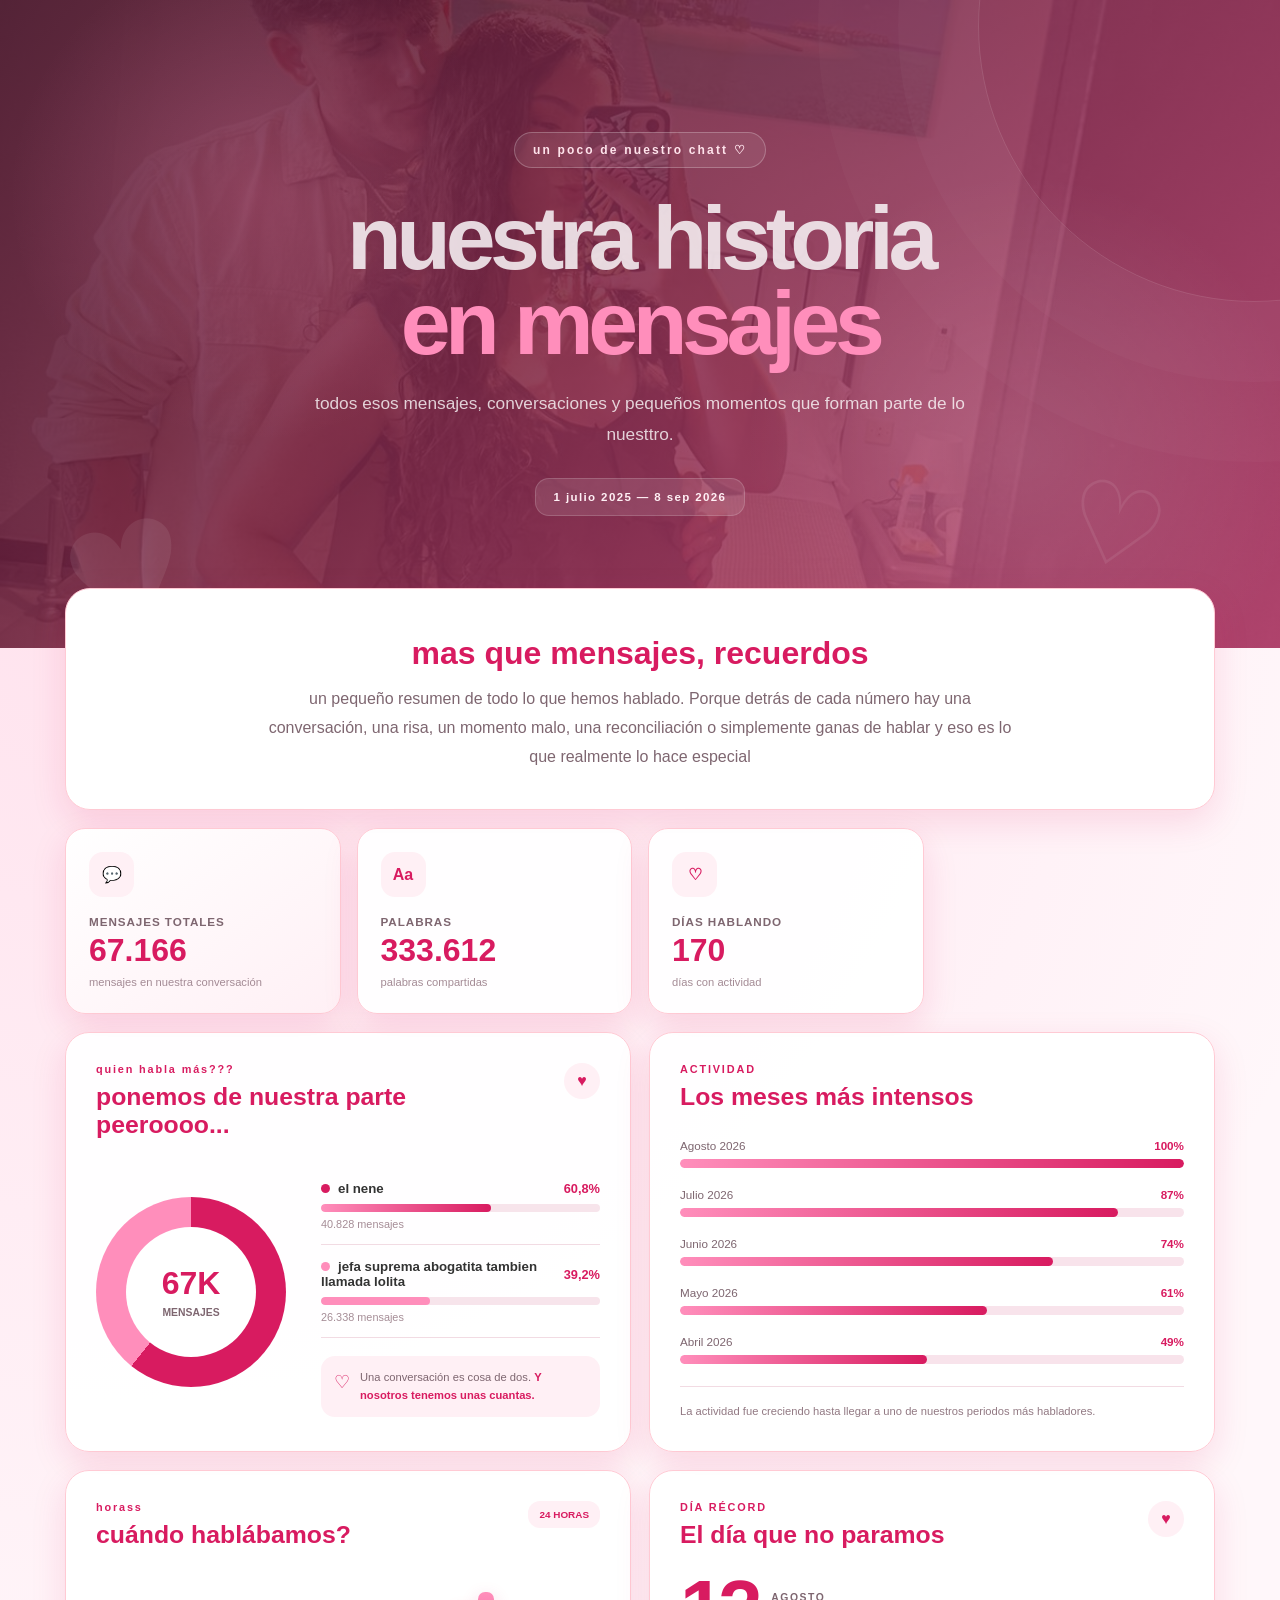
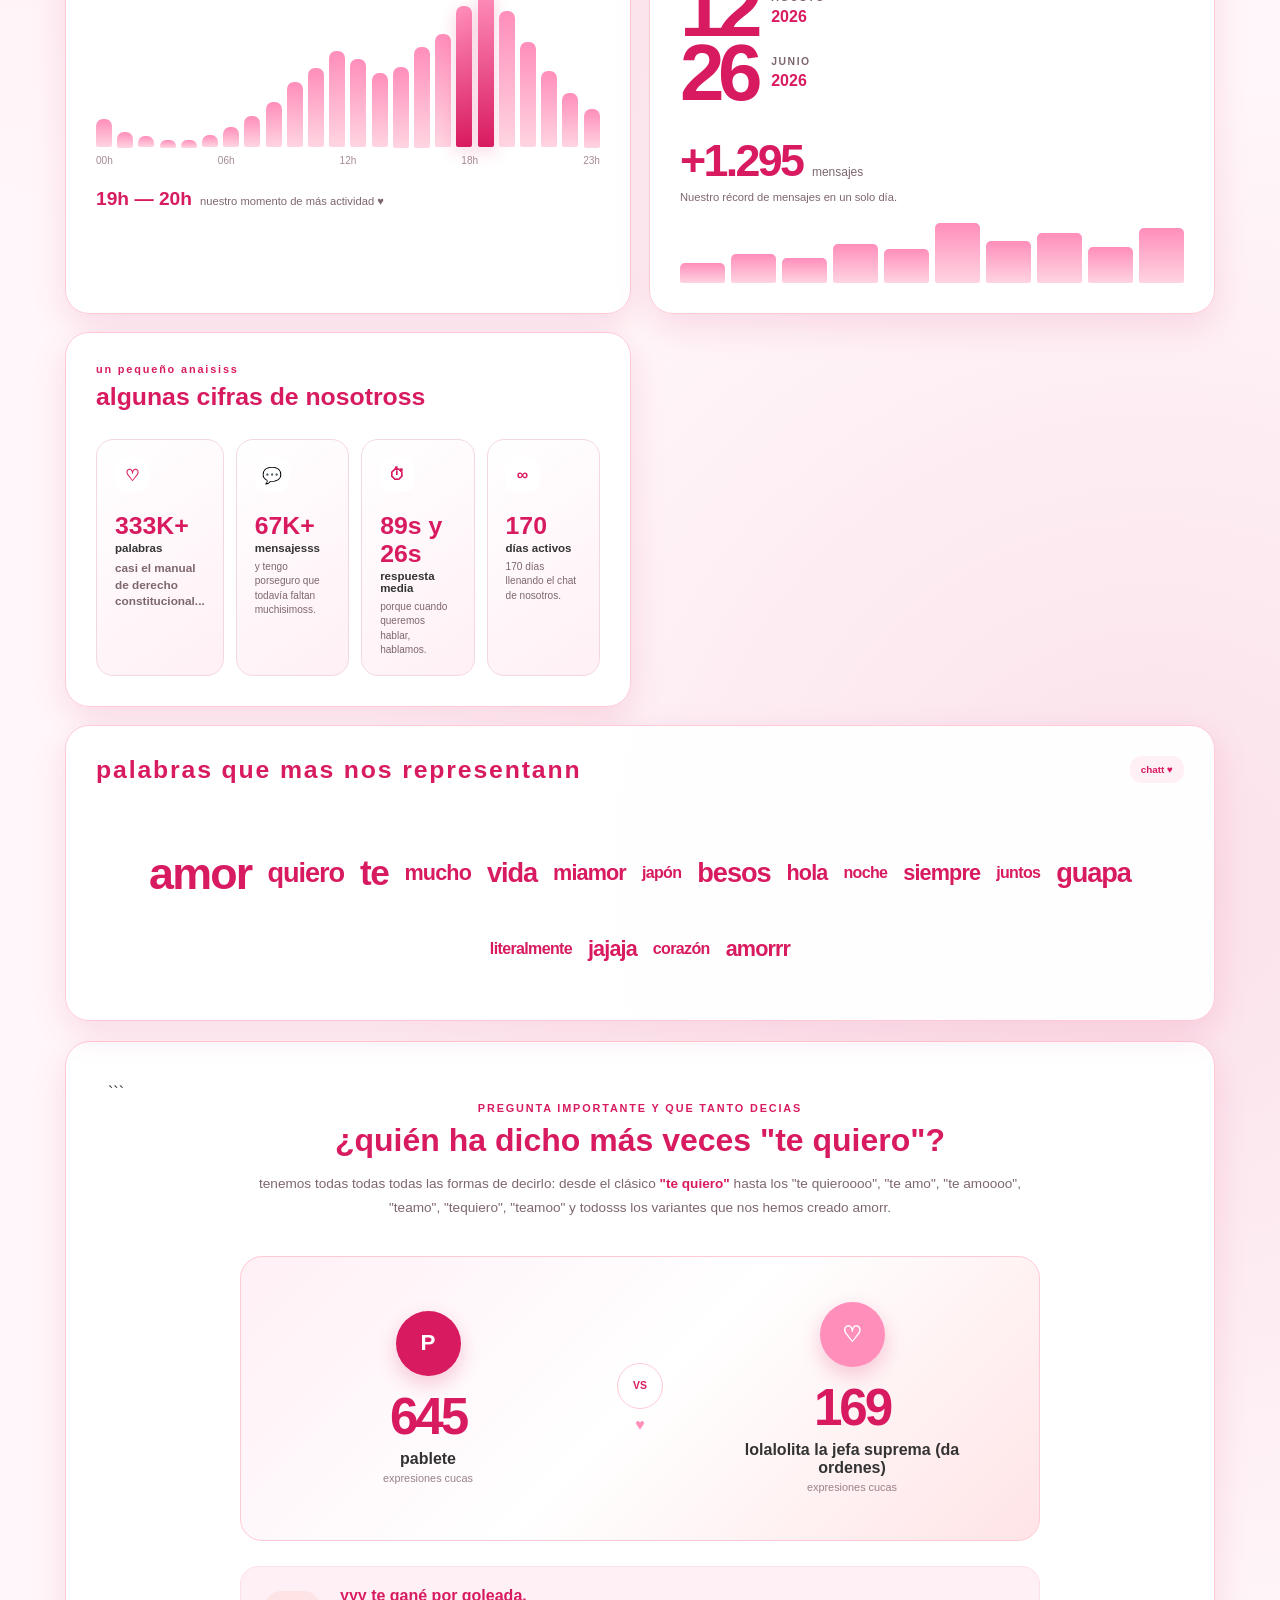
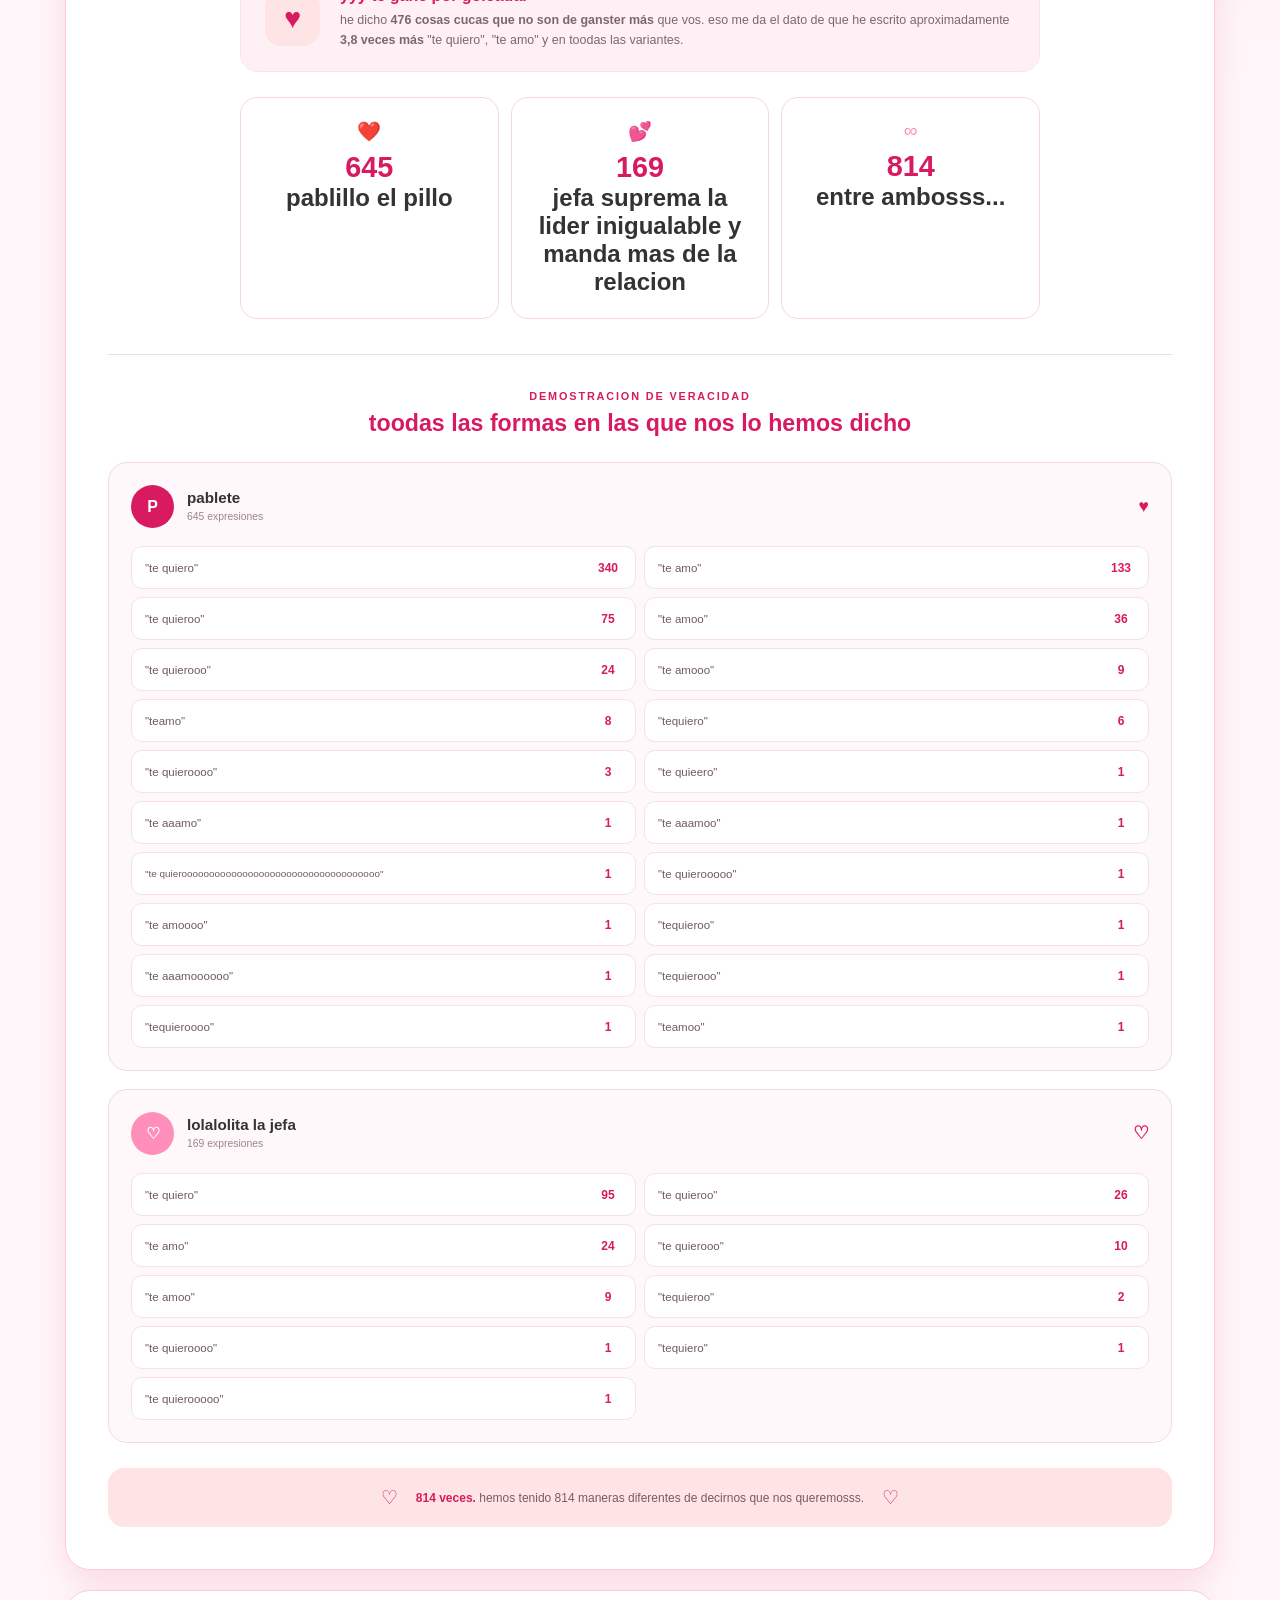
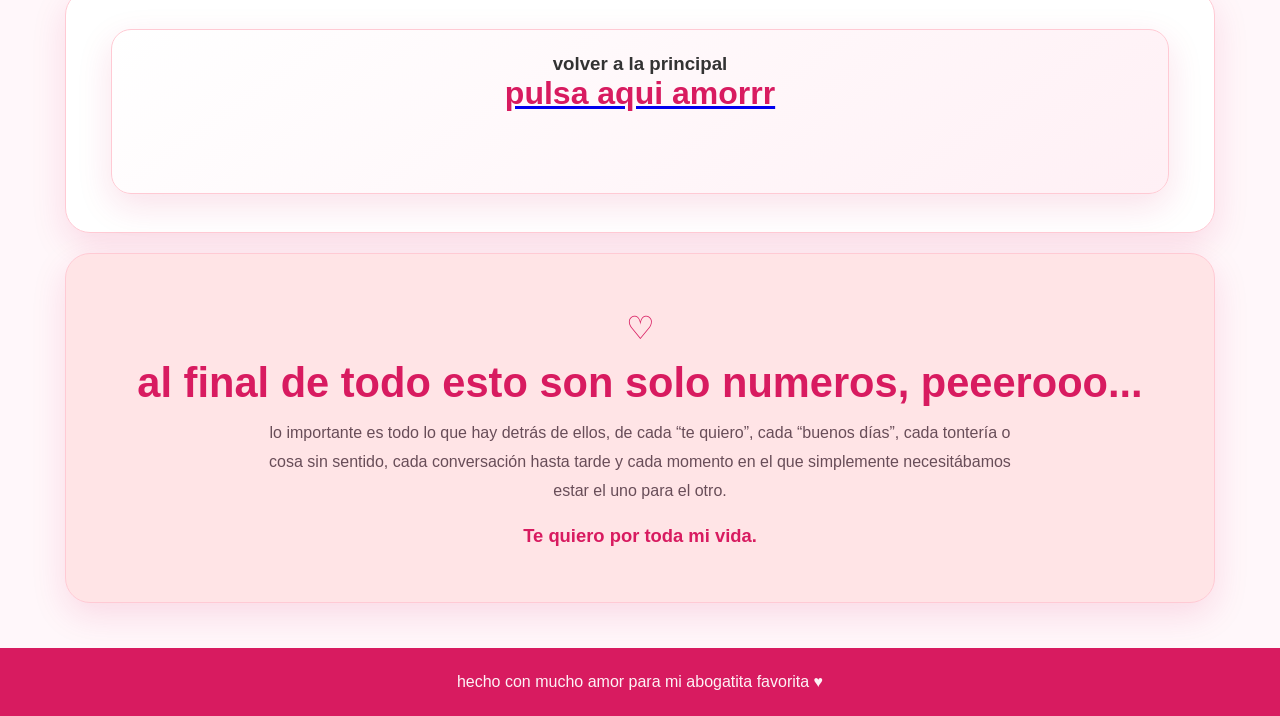
<file: estadisticas-chat.html>
<!-- Página de estadísticas del chat.
     En tu index.html puedes enlazarla con:
     <a href="estadisticas-chat.html">Ir a Análisis de Chat</a>
-->
<!DOCTYPE html>
<html lang="es">
<head>
    <meta charset="UTF-8">
    <meta name="viewport" content="width=device-width, initial-scale=1.0">
    <title>Nuestro Chat | Estadísticas</title>
    <link rel="stylesheet" href="estadisticas-chat.css">
</head>
<body>

    <header class="chat-hero">
        <div class="hero-overlay"></div>
        <div class="hero-decoration heart-one">♥</div>
        <div class="hero-decoration heart-two">♡</div>

        <div class="chat-hero-content">
            <span class="mini-title">un poco de nuestro chatt ♡</span>
            <h1>nuestra historia<br><span>en mensajes</span></h1>
            <p>todos esos mensajes, conversaciones y pequeños momentos que forman parte de lo nuesttro.</p>
            <div class="date-badge">1 julio 2025 — 8 sep 2026</div>
        </div>
    </header>

    <main class="chat-container">

        <section class="intro-card">
            <span class="section-label"></span>
            <h2>mas que mensajes, recuerdos</h2>
            <p>
                un pequeño resumen de todo lo que hemos hablado. Porque detrás de cada número
                hay una conversación, una risa, un momento malo, una reconciliación o simplemente
                ganas de hablar y eso es lo que realmente <span> lo hace especial</span>
            </p>
        </section>

        

        <section class="stats-grid">
            <article class="stat-card stat-main">
                <div class="stat-icon">💬</div>
                <span>Mensajes totales</span>
                <strong>67.166</strong>
                <small>mensajes en nuestra conversación</small>
            </article>

            <article class="stat-card">
                <div class="stat-icon">Aa</div>
                <span>Palabras</span>
                <strong>333.612</strong>
                <small>palabras compartidas</small>
            </article>

            <article class="stat-card">
                <div class="stat-icon">♡</div>
                <span>Días hablando</span>
                <strong>170</strong>
                <small>días con actividad</small>
            </article>

            
        </section>

        <section class="content-grid">

            <article class="panel panel-large">
                <div class="panel-heading">
                    <div>
                        <span class="section-label">quien habla más???</span>
                        <h2>ponemos de nuestra parte peeroooo...</h2>
                    </div>
                    <span class="corner-heart">♥</span>
                </div>

                <div class="people-chart">
                    <div class="donut" aria-label="Pablo 60,8 por ciento y ella 39,2 por ciento">
                        <div class="donut-center">
                            <strong>67K</strong>
                            <span>mensajes</span>
                        </div>
                    </div>

                    <div class="people-list">
                        <div class="person">
                            <div class="person-top">
                                <span><i class="dot"></i>el nene</span>
                                <b>60,8%</b>
                            </div>
                            <div class="progress"><i style="width:60.8%"></i></div>
                            <small>40.828 mensajes</small>
                        </div>

                        <div class="person">
                            <div class="person-top">
                                <span><i class="dot dot-light"></i>jefa suprema abogatita tambien llamada lolita</span>
                                <b>39,2%</b>
                            </div>
                            <div class="progress light"><i style="width:39.2%"></i></div>
                            <small>26.338 mensajes</small>
                        </div>

                        <div class="little-note">
                            <span>♡</span>
                            <p>Una conversación es cosa de dos. <strong>Y nosotros tenemos unas cuantas.</strong></p>
                        </div>
                    </div>
                </div>
            </article>

            <article class="panel">
                <div class="panel-heading">
                    <div>
                        <span class="section-label">ACTIVIDAD</span>
                        <h2>Los meses más intensos</h2>
                    </div>
                </div>

                <div class="bars">
                    <div class="bar-item">
                        <div><span>Agosto 2026</span><b>100%</b></div>
                        <div class="bar"><i style="width:100%"></i></div>
                    </div>
                    <div class="bar-item">
                        <div><span>Julio 2026</span><b>87%</b></div>
                        <div class="bar"><i style="width:87%"></i></div>
                    </div>
                    <div class="bar-item">
                        <div><span>Junio 2026</span><b>74%</b></div>
                        <div class="bar"><i style="width:74%"></i></div>
                    </div>
                    <div class="bar-item">
                        <div><span>Mayo 2026</span><b>61%</b></div>
                        <div class="bar"><i style="width:61%"></i></div>
                    </div>
                    <div class="bar-item">
                        <div><span>Abril 2026</span><b>49%</b></div>
                        <div class="bar"><i style="width:49%"></i></div>
                    </div>
                </div>

                <p class="panel-note">La actividad fue creciendo hasta llegar a uno de nuestros periodos más habladores.</p>
            </article>

            <article class="panel">
                <div class="panel-heading">
                    <div>
                        <span class="section-label">horass</span>
                        <h2>cuándo hablábamos?</h2>
                    </div>
                    <span class="soft-badge">24 HORAS</span>
                </div>

                <div class="hour-chart" aria-label="Gráfico de actividad por horas">
                    <i style="--height:18%"></i><i style="--height:10%"></i><i style="--height:7%"></i>
                    <i style="--height:5%"></i><i style="--height:5%"></i><i style="--height:8%"></i>
                    <i style="--height:13%"></i><i style="--height:20%"></i><i style="--height:29%"></i>
                    <i style="--height:42%"></i><i style="--height:51%"></i><i style="--height:62%"></i>
                    <i style="--height:57%"></i><i style="--height:48%"></i><i style="--height:52%"></i>
                    <i style="--height:65%"></i><i style="--height:73%"></i><i style="--height:91%" class="peak"></i>
                    <i style="--height:100%" class="peak"></i><i style="--height:88%"></i><i style="--height:68%"></i>
                    <i style="--height:49%"></i><i style="--height:35%"></i><i style="--height:25%"></i>
                </div>

                <div class="axis"><span>00h</span><span>06h</span><span>12h</span><span>18h</span><span>23h</span></div>

                <div class="peak-text">
                    <strong>19h — 20h</strong>
                    <span>nuestro momento de más actividad ♥</span>
                </div>
            </article>

            <article class="panel record-panel">
                <div class="panel-heading">
                    <div>
                        <span class="section-label">DÍA RÉCORD</span>
                        <h2>El día que no paramos</h2>
                    </div>
                    <span class="corner-heart">♥</span>
                </div>

                <div class="record-date">
                    <strong>12</strong>
                    <div>
                        <span>AGOSTO</span>
                        <b>2026</b>
                    </div>
                </div>

                <div class="record-date">
                    <strong>26</strong>
                    <div>
                        <span>JUNIO</span>
                        <b>2026</b>
                    </div>
                </div>

                <div class="record-number">+1.295 <span>mensajes</span></div>
                <p class="record-copy">Nuestro récord de mensajes en un solo día.</p>

                <div class="sparkline">
                    <i style="height:34%"></i><i style="height:49%"></i><i style="height:43%"></i>
                    <i style="height:65%"></i><i style="height:57%"></i><i style="height:100%"></i>
                    <i style="height:71%"></i><i style="height:84%"></i><i style="height:61%"></i>
                    <i style="height:92%"></i>
                </div>
            </article>

            <article class="panel panel-large">
                <div class="panel-heading">
                    <div>
                        <span class="section-label">un pequeño anaisiss</span>
                        <h2>algunas cifras de nosotross</h2>
                    </div>
                </div>

                <div class="details-grid">
                    <div class="detail-card">
                        <span class="detail-icon">♡</span>
                        <strong>333K+</strong>
                        <span>palabras</span>
                        <small> <h3>casi el manual de derecho constitucional...</h3></small>
                    </div>

                    <div class="detail-card">
                        <span class="detail-icon">💬</span>
                        <strong>67K+</strong>
                        <span>mensajesss</span>
                        <small>y tengo porseguro que todavía faltan muchisimoss.</small>
                    </div>

                    <div class="detail-card">
                        <span class="detail-icon">⏱</span>
                        <strong>89s y 26s</strong>
                        <span>respuesta media</span>
                        <small>porque cuando queremos hablar, hablamos.</small>
                    </div>

                    <div class="detail-card">
                        <span class="detail-icon">∞</span>
                        <strong>170</strong>
                        <span>días activos</span>
                        <small>170 días llenando el chat de nosotros.</small>
                    </div>
                </div>
            </article>

            <article class="panel words-panel">
                <div class="panel-heading">
                    <div>
                        <span class="section-label"> <h2>palabras que mas nos representann</h2></span>
                        
                    </div>
                    <span class="soft-badge">chatt ♥</span>
                </div>

                <div class="word-cloud">
                    <span class="w6">amor</span>
                  
                    <span class="w4">quiero</span>
                    <span class="w5">te</span>
                    <span class="w3">mucho</span>
                    <span class="w4">vida</span>
                    <span class="w3">miamor</span>
                    <span class="w2">japón</span>
                    <span class="w4">besos</span>
                    <span class="w3">hola</span>
                    <span class="w2">noche</span>
                    <span class="w3">siempre</span>
                    <span class="w2">juntos</span>
                    <span class="w4">guapa</span>
                    <span class="w2">literalmente</span>
                    <span class="w3">jajaja</span>
                    <span class="w2">corazón</span>
                    <span class="w3">amorrr</span>
                </div>

                
            </article>

        </section>

<section class="love-stat">

```
<div class="love-header">
    <span class="section-label"> PREGUNTA IMPORTANTE Y QUE TANTO DECIAS</span>
    <h2>¿quién ha dicho más veces "te quiero"? </h2>
    <p>
        tenemos todas todas todas las formas de decirlo: desde el clásico
        <strong>"te quiero"</strong> hasta los "te quieroooo",
        "te amo", "te amoooo", "teamo", "tequiero", "teamoo"
        y todosss los variantes que nos hemos creado amorr.
    </p>
</div>

<!-- RESULTADO PRINCIPAL -->
<div class="love-result">

    <div class="love-person love-winner">
        <div class="love-avatar">P</div>
        <span class="love-crown"></span>
        <strong>645</strong>
        <h3>pablete</h3>
        <small>expresiones cucas</small>
    </div>

    <div class="love-vs">
        <span>VS</span>
        <b>♥</b>
    </div>

    <div class="love-person">
        <div class="love-avatar girl">♡</div>
        <strong>169</strong>
        <h3>lolalolita la jefa suprema (da ordenes)</h3>
        <small>expresiones cucas</small>
    </div>

</div>

<!-- FRASE -->
<div class="love-message">
    <span class="love-big-heart">♥</span>

    <div>
        <strong>yyy te gané por goleada.</strong>

        <p>
            he dicho <b>476 cosas cucas que no son de ganster más</b> que vos.
            eso me da el dato de que he escrito aproximadamente
            <b>3,8 veces más</b> "te quiero", "te amo" y en toodas las variantes.
        </p>
    </div>
</div>

<!-- RESUMEN -->
<div class="love-summary">

    <div class="love-summary-card">
        <span>❤️</span>
        <strong>645</strong>
        <h2>pablillo el pillo</h2>
    </div>

    <div class="love-summary-card">
        <span>💕</span>
        <strong>169</strong>
        <h2>jefa suprema la lider inigualable y manda mas de la relacion</h2>
    </div>

    <div class="love-summary-card">
        <span>∞</span>
        <strong>814</strong>
        <h1>entre ambosss...</h1>
    </div>

</div>


<!-- TODAS LAS VARIANTES -->
<div class="love-variants">

    <div class="variants-header">
        <span class="section-label">DEMOSTRACION DE VERACIDAD</span>
        <h3>toodas las formas en las que nos lo hemos dicho</h3>
        
    </div>


    <!-- PABLO -->
    <div class="variants-person">

        <div class="variants-person-title">
            <div class="variant-avatar">P</div>

            <div>
                <h4>pablete</h4>
                <span>645 expresiones</span>
            </div>

            <b>♥</b>
        </div>

        <div class="variant-list">

            <div class="variant">
                <span>"te quiero"</span>
                <b>340</b>
            </div>

            <div class="variant">
                <span>"te amo"</span>
                <b>133</b>
            </div>

            <div class="variant">
                <span>"te quieroo"</span>
                <b>75</b>
            </div>

            <div class="variant">
                <span>"te amoo"</span>
                <b>36</b>
            </div>

            <div class="variant">
                <span>"te quierooo"</span>
                <b>24</b>
            </div>

            <div class="variant">
                <span>"te amooo"</span>
                <b>9</b>
            </div>

            <div class="variant">
                <span>"teamo"</span>
                <b>8</b>
            </div>

            <div class="variant">
                <span>"tequiero"</span>
                <b>6</b>
            </div>

            <div class="variant">
                <span>"te quieroooo"</span>
                <b>3</b>
            </div>

            <div class="variant">
                <span>"te quieero"</span>
                <b>1</b>
            </div>

            <div class="variant">
                <span>"te aaamo"</span>
                <b>1</b>
            </div>

            <div class="variant">
                <span>"te aaamoo"</span>
                <b>1</b>
            </div>

            <div class="variant long-variant">
                <span>"te quieroooooooooooooooooooooooooooooooooooo"</span>
                <b>1</b>
            </div>

            <div class="variant">
                <span>"te quierooooo"</span>
                <b>1</b>
            </div>

            <div class="variant">
                <span>"te amoooo"</span>
                <b>1</b>
            </div>

            <div class="variant">
                <span>"tequieroo"</span>
                <b>1</b>
            </div>

            <div class="variant">
                <span>"te aaamoooooo"</span>
                <b>1</b>
            </div>

            <div class="variant">
                <span>"tequierooo"</span>
                <b>1</b>
            </div>

            <div class="variant">
                <span>"tequieroooo"</span>
                <b>1</b>
            </div>

            <div class="variant">
                <span>"teamoo"</span>
                <b>1</b>
            </div>

        </div>
    </div>


    <!-- ELLA -->
    <div class="variants-person">

        <div class="variants-person-title">
            <div class="variant-avatar girl">♡</div>

            <div>
                <h4>lolalolita la jefa</h4>
                <span>169 expresiones</span>
            </div>

            <b>♡</b>
        </div>

        <div class="variant-list">

            <div class="variant">
                <span>"te quiero"</span>
                <b>95</b>
            </div>

            <div class="variant">
                <span>"te quieroo"</span>
                <b>26</b>
            </div>

            <div class="variant">
                <span>"te amo"</span>
                <b>24</b>
            </div>

            <div class="variant">
                <span>"te quierooo"</span>
                <b>10</b>
            </div>

            <div class="variant">
                <span>"te amoo"</span>
                <b>9</b>
            </div>

            <div class="variant">
                <span>"tequieroo"</span>
                <b>2</b>
            </div>

            <div class="variant">
                <span>"te quieroooo"</span>
                <b>1</b>
            </div>

            <div class="variant">
                <span>"tequiero"</span>
                <b>1</b>
            </div>

            <div class="variant">
                <span>"te quierooooo"</span>
                <b>1</b>
            </div>

        </div>
    </div>

</div>


<!-- FINAL -->
<div class="love-footer">
    <span>♡</span>
    <p>
        <strong>814 veces.</strong>
        hemos tenido 814 maneras diferentes de decirnos que nos queremosss.
    </p>
    <span>♡</span>
</div>


</section>

        
<div>
        <section class="intro-card">
          <article class="stat-card stat-main">
            <h1>volver a la principal</h1>
            <a href="index.html"> <h2>pulsa aqui amorrr </h2></a>
          </article>
    </div>  
        <section class="final-message">
            <span>♡</span>
            <h2>al final de todo esto son solo numeros, peeerooo...</h2>
            <p>
                lo importante es todo lo que hay detrás de ellos, de cada “te quiero”,
                cada “buenos días”, cada tontería o cosa sin sentido, cada conversación hasta tarde y
                cada momento en el que simplemente necesitábamos estar el uno para el otro.
            </p>
            <strong>Te quiero por toda mi vida.</strong>
        </section>

    </main>

    <footer class="chat-footer">
        <p>hecho con mucho amor para mi abogatita favorita ♥</p>
    </footer>

</body>
</html>
</file>
<file: estadisticas-chat.css>
/* =========================================================
   ESTADÍSTICAS DEL CHAT
   Diseño inspirado directamente en style.css:
   #c54a79 · #d81b60 · #ff8ebb · #ffe4e6 · blanco
   ========================================================= */

* {
    margin: 0;
    padding: 0;
    box-sizing: border-box;
}

:root {
    --rosa-fondo: #c54a79;
    --rosa-fuerte: #d81b60;
    --rosa-medio: #ff8ebb;
    --rosa-claro: #ffe4e6;
    --rosa-suave: #fff0f5;
    --rosa-border: #ffcad4;
    --blanco: #ffffff;
    --texto: #333333;
    --texto-suave: #7e6670;
    --sombra: 0 12px 35px rgba(216, 27, 96, 0.13);
}

html {
    scroll-behavior: smooth;
}

body {
    font-family: 'Segoe UI', sans-serif;
    background:
        radial-gradient(circle at 10% 10%, rgba(255, 142, 187, 0.20), transparent 25%),
        radial-gradient(circle at 90% 45%, rgba(216, 27, 96, 0.10), transparent 25%),
        #fff7fa;
    color: var(--texto);
    overflow-x: hidden;
}

/* =========================
   HERO
   ========================= */

.chat-hero {
    min-height: 72vh;
    position: relative;
    overflow: hidden;
    display: flex;
    align-items: center;
    justify-content: center;
    text-align: center;
    padding: 70px 20px;
    background:
        linear-gradient(135deg, rgba(69, 15, 39, 0.88), rgba(197, 74, 121, 0.88)),
        url('12.jpeg');
    background-size: cover;
    background-position: center;
    isolation: isolate;
}

.hero-overlay {
    position: absolute;
    inset: 0;
    background:
        radial-gradient(circle at 20% 30%, rgba(255, 142, 187, 0.22), transparent 22%),
        radial-gradient(circle at 80% 70%, rgba(255, 255, 255, 0.12), transparent 25%);
    z-index: -1;
}

.chat-hero::after {
    content: "";
    position: absolute;
    width: 550px;
    height: 550px;
    right: -250px;
    top: -250px;
    border: 1px solid rgba(255, 255, 255, 0.13);
    border-radius: 50%;
    box-shadow:
        0 0 0 80px rgba(255, 255, 255, 0.025),
        0 0 0 160px rgba(255, 255, 255, 0.018);
}

.chat-hero-content {
    max-width: 850px;
    position: relative;
    z-index: 2;
    animation: aparecer 1s ease both;
}

.mini-title {
    display: inline-block;
    padding: 10px 18px;
    border: 1px solid rgba(255, 255, 255, 0.24);
    border-radius: 50px;
    color: #ffe4ec;
    background: rgba(255, 255, 255, 0.08);
    backdrop-filter: blur(10px);
    font-size: 0.75rem;
    font-weight: bold;
    letter-spacing: 0.18em;
}

.chat-hero h1 {
    font-size: clamp(3rem, 7vw, 6rem);
    line-height: 0.95;
    margin: 28px 0 22px;
    color: #f5eef1e3;
    letter-spacing: -0.06em;
}

.chat-hero h1 span {
    color: var(--rosa-medio);
}

.chat-hero p {
    max-width: 650px;
    margin: auto;
    color: rgba(255, 255, 255, 0.78);
    font-size: 1.08rem;
    line-height: 1.8;
}

.date-badge {
    display: inline-block;
    margin-top: 28px;
    padding: 12px 18px;
    border-radius: 14px;
    color: #fff0f5;
    background: rgba(255, 255, 255, 0.11);
    border: 1px solid rgba(255, 255, 255, 0.16);
    font-size: 0.72rem;
    font-weight: bold;
    letter-spacing: 0.12em;
}

.hero-decoration {
    position: absolute;
    color: rgba(255, 255, 255, 0.08);
    font-size: 13rem;
    line-height: 1;
    pointer-events: none;
}

.heart-one {
    left: 5%;
    bottom: -25px;
    transform: rotate(-15deg);
}

.heart-two {
    right: 9%;
    bottom: 10%;
    font-size: 7rem;
    transform: rotate(15deg);
}

/* =========================
   CONTENEDOR
   ========================= */

.chat-container {
    width: min(1150px, calc(100% - 35px));
    margin: -60px auto 0;
    position: relative;
    z-index: 3;
}

/* =========================
   INTRO
   ========================= */

.intro-card {
    background: var(--blanco);
    border: 1px solid var(--rosa-border);
    border-radius: 25px;
    padding: 38px 45px;
    text-align: center;
    box-shadow: var(--sombra);
}

.section-label {
    display: block;
    color: var(--rosa-fuerte);
    font-size: 0.68rem;
    font-weight: 900;
    letter-spacing: 0.17em;
    margin-bottom: 8px;
}

.intro-card h2,
.panel h2 {
    color: var(--rosa-fuerte);
    font-size: 2rem;
    margin-bottom: 13px;
}

.intro-card p {
    max-width: 760px;
    margin: auto;
    color: var(--texto-suave);
    line-height: 1.8;
}

/* =========================
   TARJETAS PRINCIPALES
   ========================= */

.stats-grid {
    display: grid;
    grid-template-columns: repeat(4, 1fr);
    gap: 16px;
    margin: 18px 0;
}

.stat-card {
    min-height: 165px;
    padding: 23px;
    border-radius: 20px;
    background: rgba(255, 255, 255, 0.94);
    border: 1px solid var(--rosa-border);
    box-shadow: var(--sombra);
    transition: transform 0.25s ease, box-shadow 0.25s ease;
}

.stat-card:hover {
    transform: translateY(-7px);
    box-shadow: 0 20px 45px rgba(216, 27, 96, 0.19);
}

.stat-main {
    background: linear-gradient(145deg, #fff, var(--rosa-suave));
}

.stat-icon {
    width: 45px;
    height: 45px;
    display: grid;
    place-items: center;
    border-radius: 14px;
    margin-bottom: 18px;
    color: var(--rosa-fuerte);
    background: var(--rosa-suave);
    font-weight: 900;
}

.stat-card > span:not(.stat-icon) {
    display: block;
    color: var(--texto-suave);
    font-size: 0.73rem;
    font-weight: bold;
    text-transform: uppercase;
    letter-spacing: 0.08em;
}

.stat-card strong {
    display: block;
    margin: 6px 0;
    color: var(--rosa-fuerte);
    font-size: 2rem;
    line-height: 1;
}

.stat-card small {
    color: #a48b95;
    font-size: 0.7rem;
}

/* =========================
   GRID DE PANELES
   ========================= */

.content-grid {
    display: grid;
    grid-template-columns: 1fr 1fr;
    gap: 18px;
}

.panel {
    background: rgba(255, 255, 255, 0.94);
    border: 1px solid var(--rosa-border);
    border-radius: 24px;
    padding: 30px;
    box-shadow: var(--sombra);
    min-width: 0;
}

.panel-large {
    grid-column: span 1;
}

.panel-heading {
    display: flex;
    justify-content: space-between;
    align-items: flex-start;
    gap: 20px;
    margin-bottom: 28px;
}

.panel-heading h2 {
    margin: 0;
    font-size: 1.55rem;
}

.corner-heart {
    width: 36px;
    height: 36px;
    display: grid;
    place-items: center;
    flex-shrink: 0;
    border-radius: 50%;
    background: var(--rosa-suave);
    color: var(--rosa-fuerte);
}

.soft-badge {
    padding: 8px 11px;
    border-radius: 12px;
    background: var(--rosa-suave);
    color: var(--rosa-fuerte);
    font-size: 0.62rem;
    font-weight: 900;
}

/* =========================
   DONUT
   ========================= */

.people-chart {
    display: flex;
    align-items: center;
    gap: 35px;
}

.donut {
    --size: 190px;
    width: var(--size);
    height: var(--size);
    flex: 0 0 var(--size);
    display: grid;
    place-items: center;
    position: relative;
    border-radius: 50%;
    background: conic-gradient(
        var(--rosa-fuerte) 0 60.8%,
        var(--rosa-medio) 60.8% 100%
    );
    animation: girar 1s ease both;
}

.donut::before {
    content: "";
    position: absolute;
    width: 130px;
    height: 130px;
    border-radius: 50%;
    background: #fff;
}

.donut-center {
    position: relative;
    z-index: 2;
    text-align: center;
}

.donut-center strong {
    display: block;
    color: var(--rosa-fuerte);
    font-size: 2rem;
}

.donut-center span {
    color: var(--texto-suave);
    font-size: 0.65rem;
    font-weight: bold;
    text-transform: uppercase;
}

.people-list {
    width: 100%;
}

.person {
    padding: 14px 0;
    border-bottom: 1px solid #f2dbe3;
}

.person-top {
    display: flex;
    justify-content: space-between;
    align-items: center;
    margin-bottom: 8px;
}

.person-top span {
    font-weight: bold;
    font-size: 0.83rem;
}

.person-top b {
    color: var(--rosa-fuerte);
    font-size: 0.8rem;
}

.dot {
    display: inline-block;
    width: 9px;
    height: 9px;
    margin-right: 8px;
    border-radius: 50%;
    background: var(--rosa-fuerte);
}

.dot-light {
    background: var(--rosa-medio);
}

.progress {
    height: 8px;
    overflow: hidden;
    border-radius: 99px;
    background: #f7e4eb;
}

.progress i {
    display: block;
    height: 100%;
    border-radius: inherit;
    background: linear-gradient(90deg, var(--rosa-medio), var(--rosa-fuerte));
    animation: crecer 1s ease both;
}

.progress.light i {
    background: var(--rosa-medio);
}

.person small {
    display: block;
    margin-top: 6px;
    color: #a58c96;
    font-size: 0.68rem;
}

.little-note {
    display: flex;
    gap: 10px;
    margin-top: 18px;
    padding: 13px;
    border-radius: 14px;
    background: var(--rosa-suave);
    color: var(--texto-suave);
    font-size: 0.7rem;
    line-height: 1.55;
}

.little-note span {
    color: var(--rosa-fuerte);
    font-size: 1.1rem;
}

.little-note strong {
    color: var(--rosa-fuerte);
}

/* =========================
   BARRAS
   ========================= */

.bars {
    display: grid;
    gap: 20px;
}

.bar-item > div:first-child {
    display: flex;
    justify-content: space-between;
    margin-bottom: 7px;
    color: var(--texto-suave);
    font-size: 0.73rem;
}

.bar-item b {
    color: var(--rosa-fuerte);
}

.bar {
    height: 9px;
    overflow: hidden;
    border-radius: 99px;
    background: #f8e3eb;
}

.bar i {
    display: block;
    height: 100%;
    border-radius: inherit;
    background: linear-gradient(90deg, var(--rosa-medio), var(--rosa-fuerte));
    transform-origin: left;
    animation: crecer 0.9s ease both;
}

.panel-note {
    margin-top: 22px;
    padding-top: 16px;
    border-top: 1px solid #f2dbe3;
    color: #927983;
    font-size: 0.7rem;
    line-height: 1.6;
}

/* =========================
   GRÁFICO HORARIO
   ========================= */

.hour-chart {
    height: 170px;
    display: flex;
    align-items: flex-end;
    gap: 5px;
    padding-top: 15px;
}

.hour-chart i {
    flex: 1;
    min-width: 3px;
    height: var(--height);
    border-radius: 7px 7px 2px 2px;
    background: linear-gradient(to top, #ffd5e1, var(--rosa-medio));
    animation: subir 0.7s ease both;
}

.hour-chart i.peak {
    background: linear-gradient(to top, var(--rosa-fuerte), var(--rosa-medio));
    box-shadow: 0 5px 18px rgba(216, 27, 96, 0.20);
}

.axis {
    display: flex;
    justify-content: space-between;
    margin-top: 8px;
    color: #a58b95;
    font-size: 0.63rem;
}

.peak-text {
    display: flex;
    align-items: baseline;
    gap: 8px;
    margin-top: 22px;
}

.peak-text strong {
    color: var(--rosa-fuerte);
    font-size: 1.2rem;
}

.peak-text span {
    color: var(--texto-suave);
    font-size: 0.7rem;
}

/* =========================
   RÉCORD
   ========================= */

.record-date {
    display: flex;
    align-items: center;
    gap: 15px;
}

.record-date > strong {
    color: var(--rosa-fuerte);
    font-size: 5rem;
    line-height: 0.8;
    letter-spacing: -0.08em;
}

.record-date span,
.record-date b {
    display: block;
}

.record-date span {
    color: var(--texto-suave);
    font-size: 0.65rem;
    font-weight: 900;
    letter-spacing: 0.15em;
}

.record-date b {
    color: var(--rosa-fuerte);
    margin-top: 5px;
    font-size: 1rem;
}

.record-number {
    margin-top: 30px;
    color: var(--rosa-fuerte);
    font-size: 2.8rem;
    font-weight: 900;
    letter-spacing: -0.06em;
}

.record-number span {
    color: var(--texto-suave);
    font-size: 0.75rem;
    font-weight: normal;
    letter-spacing: 0;
}

.record-copy {
    margin-top: 5px;
    color: var(--texto-suave);
    font-size: 0.7rem;
}

.sparkline {
    display: flex;
    align-items: flex-end;
    gap: 6px;
    height: 60px;
    margin-top: 20px;
}

.sparkline i {
    flex: 1;
    min-height: 10%;
    border-radius: 5px 5px 2px 2px;
    background: linear-gradient(to top, #ffd4e1, var(--rosa-medio));
}

/* =========================
   DETALLES
   ========================= */

.details-grid {
    display: grid;
    grid-template-columns: repeat(4, 1fr);
    gap: 12px;
}

.detail-card {
    min-height: 155px;
    padding: 18px;
    border-radius: 17px;
    background: linear-gradient(145deg, #fff, var(--rosa-suave));
    border: 1px solid #f4d8e1;
}

.detail-icon {
    width: 34px;
    height: 34px;
    display: grid;
    place-items: center;
    border-radius: 10px;
    background: #fff;
    color: var(--rosa-fuerte);
    font-weight: bold;
}

.detail-card strong {
    display: block;
    margin-top: 20px;
    color: var(--rosa-fuerte);
    font-size: 1.55rem;
}

.detail-card > span:not(.detail-icon) {
    display: block;
    margin-top: 2px;
    font-size: 0.72rem;
    font-weight: bold;
}

.detail-card small {
    display: block;
    margin-top: 6px;
    color: var(--texto-suave);
    font-size: 0.63rem;
    line-height: 1.4;
}

/* =========================
   NUBE DE PALABRAS
   ========================= */

.words-panel {
    grid-column: 1 / -1;
}

.word-cloud {
    min-height: 170px;
    display: flex;
    align-items: center;
    justify-content: center;
    gap: 11px 16px;
    flex-wrap: wrap;
    padding: 15px;
}

.word-cloud span {
    display: inline-block;
    color: var(--rosa-fuerte);
    font-weight: 900;
    letter-spacing: -0.04em;
    transition: transform 0.2s ease, color 0.2s ease;
}

.word-cloud span:hover {
    color: var(--rosa-fondo);
    transform: scale(1.12) rotate(-2deg);
}

.w6 { font-size: 2.8rem; }
.w5 { font-size: 2.2rem; }
.w4 { font-size: 1.7rem; }
.w3 { font-size: 1.35rem; }
.w2 { font-size: 1rem; }

/* =========================
   MENSAJE FINAL
   ========================= */

.final-message {
    margin: 20px 0 45px;
    padding: 55px 35px;
    text-align: center;
    border-radius: 25px;
    background: var(--rosa-claro);
    border: 1px solid var(--rosa-border);
    box-shadow: var(--sombra);
}

.final-message > span {
    color: var(--rosa-fuerte);
    font-size: 2rem;
}

.final-message h2 {
    margin: 12px 0;
    color: var(--rosa-fuerte);
    font-size: clamp(1.8rem, 4vw, 2.6rem);
}

.final-message p {
    max-width: 750px;
    margin: auto;
    color: #684d58;
    line-height: 1.8;
}

.final-message strong {
    display: block;
    margin-top: 20px;
    color: var(--rosa-fuerte);
    font-size: 1.15rem;
}

/* =========================
   FOOTER
   ========================= */

.chat-footer {
    background-color: var(--rosa-fuerte);
    color: white;
    text-align: center;
    padding: 25px 20px;
    font-size: 1rem;
}

.chat-footer p {
    opacity: 0.95;
}

/* =========================
   ANIMACIONES
   ========================= */

@keyframes aparecer {
    from {
        opacity: 0;
        transform: translateY(20px);
    }
    to {
        opacity: 1;
        transform: translateY(0);
    }
}

@keyframes crecer {
    from {
        transform: scaleX(0);
    }
    to {
        transform: scaleX(1);
    }
}

@keyframes subir {
    from {
        opacity: 0;
        transform: scaleY(0);
    }
    to {
        opacity: 1;
        transform: scaleY(1);
    }
}

@keyframes girar {
    from {
        transform: rotate(-30deg);
        opacity: 0;
    }
    to {
        transform: rotate(0);
        opacity: 1;
    }
}

/* =========================
   RESPONSIVE
   ========================= */

@media (max-width: 900px) {
    .stats-grid {
        grid-template-columns: repeat(2, 1fr);
    }

    .content-grid {
        grid-template-columns: 1fr;
    }

    .words-panel {
        grid-column: auto;
    }

    .details-grid {
        grid-template-columns: repeat(2, 1fr);
    }
}

@media (max-width: 650px) {
    .chat-hero {
        min-height: 65vh;
    }

    .chat-container {
        width: min(100% - 22px, 1150px);
        margin-top: -35px;
    }

    .intro-card,
    .panel {
        padding: 24px 20px;
    }

    .intro-card h2,
    .panel h2 {
        font-size: 1.4rem;
    }

    .stats-grid {
        grid-template-columns: 1fr;
    }

    .people-chart {
        flex-direction: column;
    }

    .donut {
        --size: 165px;
    }

    .details-grid {
        grid-template-columns: 1fr;
    }

    .record-date > strong {
        font-size: 4rem;
    }

    .chat-hero h1 {
        font-size: 3.3rem;
    }

    .hero-decoration {
        opacity: 0.5;
    }

    .final-message {
        padding: 40px 22px;
    }
}
/* =========================================================
ESTADÍSTICA — TE QUIERO / TE AMO
========================================================= */

.love-stat {
margin: 20px 0;
padding: 42px;
background: #ffffff;
border: 1px solid #ffcad4;
border-radius: 25px;
box-shadow: 0 12px 35px rgba(216, 27, 96, 0.13);
overflow: hidden;
}

/* HEADER */

.love-header {
text-align: center;
max-width: 780px;
margin: 0 auto 35px;
}

.love-header h2 {
color: #d81b60;
font-size: 2rem;
margin: 8px 0 13px;
}

.love-header p {
color: #7e6670;
line-height: 1.8;
font-size: 0.85rem;
}

.love-header p strong {
color: #d81b60;
}

/* RESULTADO */

.love-result {
display: grid;
grid-template-columns: 1fr 100px 1fr;
align-items: center;
max-width: 800px;
margin: 0 auto;
padding: 25px;
border-radius: 22px;
background:
linear-gradient(135deg, #fff0f5, #ffffff, #ffe4e6);
border: 1px solid #ffcad4;
}

.love-person {
position: relative;
text-align: center;
padding: 20px;
}

.love-avatar {
width: 65px;
height: 65px;
display: grid;
place-items: center;
margin: 0 auto 15px;
border-radius: 50%;
background: #d81b60;
color: white;
font-size: 1.4rem;
font-weight: 900;
box-shadow: 0 8px 20px rgba(216, 27, 96, 0.22);
}

.love-avatar.girl {
background: #ff8ebb;
}

.love-person strong {
display: block;
color: #d81b60;
font-size: 3.2rem;
line-height: 1;
letter-spacing: -0.06em;
}

.love-person h3 {
margin-top: 8px;
color: #333333;
font-size: 1rem;
}

.love-person small {
color: #9a818b;
font-size: 0.68rem;
}

.love-crown {
position: absolute;
top: 4px;
right: 25%;
font-size: 1.3rem;
animation: loveFloat 2s ease-in-out infinite;
}

.love-vs {
text-align: center;
}

.love-vs span {
display: inline-grid;
place-items: center;
width: 46px;
height: 46px;
border-radius: 50%;
color: #d81b60;
background: white;
border: 1px solid #ffcad4;
font-size: 0.65rem;
font-weight: 900;
}

.love-vs b {
display: block;
margin-top: 7px;
color: #ff8ebb;
font-size: 1rem;
}

/* MENSAJE */

.love-message {
display: flex;
align-items: center;
gap: 20px;
margin: 25px auto;
max-width: 800px;
padding: 20px 24px;
border-radius: 18px;
background: #fff0f5;
border: 1px solid #ffe0e8;
}

.love-big-heart {
width: 55px;
height: 55px;
flex: 0 0 55px;
display: grid;
place-items: center;
border-radius: 16px;
background: #ffe4e6;
color: #d81b60;
font-size: 1.8rem;
}

.love-message strong {
color: #d81b60;
}

.love-message p {
margin-top: 5px;
color: #7e6670;
font-size: 0.78rem;
line-height: 1.65;
}

/* RESUMEN */

.love-summary {
display: grid;
grid-template-columns: repeat(3, 1fr);
gap: 12px;
max-width: 800px;
margin: 0 auto 35px;
}

.love-summary-card {
padding: 22px;
text-align: center;
border-radius: 17px;
background: #fff;
border: 1px solid #f4d8e1;
transition: transform 0.25s ease, box-shadow 0.25s ease;
}

.love-summary-card:hover {
transform: translateY(-5px);
box-shadow: 0 12px 25px rgba(216, 27, 96, 0.12);
}

.love-summary-card span {
display: block;
margin-bottom: 8px;
color: #ff8ebb;
font-size: 1.2rem;
}

.love-summary-card strong {
display: block;
color: #d81b60;
font-size: 1.8rem;
}

.love-summary-card small {
color: #8f7781;
font-size: 0.68rem;
}

/* VARIANTES */

.love-variants {
margin-top: 20px;
padding-top: 35px;
border-top: 1px solid #f1dce4;
}

.variants-header {
text-align: center;
margin-bottom: 25px;
}

.variants-header h3 {
color: #d81b60;
font-size: 1.45rem;
margin-bottom: 8px;
}

.variants-header p {
max-width: 650px;
margin: auto;
color: #8a737d;
font-size: 0.72rem;
line-height: 1.7;
}

/* PERSONA */

.variants-person {
margin-top: 18px;
padding: 22px;
border-radius: 19px;
background: #fff8fa;
border: 1px solid #f4d8e1;
}

.variants-person-title {
display: flex;
align-items: center;
gap: 13px;
margin-bottom: 18px;
}

.variant-avatar {
width: 43px;
height: 43px;
display: grid;
place-items: center;
flex-shrink: 0;
border-radius: 50%;
background: #d81b60;
color: white;
font-weight: 900;
}

.variant-avatar.girl {
background: #ff8ebb;
}

.variants-person-title h4 {
color: #333;
font-size: 0.95rem;
}

.variants-person-title span {
color: #9b858e;
font-size: 0.65rem;
}

.variants-person-title > b {
margin-left: auto;
color: #d81b60;
font-size: 1.1rem;
}

/* LISTA */

.variant-list {
display: grid;
grid-template-columns: repeat(2, 1fr);
gap: 8px;
}

.variant {
display: flex;
justify-content: space-between;
align-items: center;
gap: 10px;
min-height: 43px;
padding: 9px 13px;
border-radius: 11px;
background: white;
border: 1px solid #f5e1e7;
transition: all 0.2s ease;
}

.variant:hover {
transform: translateX(4px);
border-color: #ffb5c9;
background: #fff0f5;
}

.variant span {
color: #705964;
font-family: 'Segoe UI', sans-serif;
font-size: 0.72rem;
word-break: break-word;
}

.variant b {
min-width: 28px;
text-align: center;
color: #d81b60;
font-size: 0.75rem;
}

.long-variant span {
font-size: 0.62rem;
}

/* FINAL */

.love-footer {
display: flex;
align-items: center;
justify-content: center;
gap: 18px;
margin-top: 25px;
padding: 18px;
border-radius: 16px;
background: #ffe4e6;
color: #d81b60;
text-align: center;
}

.love-footer > span {
font-size: 1.2rem;
}

.love-footer p {
color: #765b66;
font-size: 0.75rem;
}

.love-footer strong {
color: #d81b60;
}

/* ANIMACIÓN */

@keyframes loveFloat {
0%, 100% {
transform: translateY(0) rotate(-5deg);
}

```
50% {
    transform: translateY(-5px) rotate(5deg);
}
```

}

/* RESPONSIVE */

@media (max-width: 700px) {

```
.love-stat {
    padding: 25px 18px;
    border-radius: 20px;
}

.love-result {
    grid-template-columns: 1fr;
    gap: 5px;
}

.love-vs {
    order: 2;
    margin: 5px 0;
}

.love-vs b {
    display: inline;
    margin-left: 5px;
}

.love-summary {
    grid-template-columns: 1fr;
}

.variant-list {
    grid-template-columns: 1fr;
}

.love-message {
    align-items: flex-start;
}

.love-person strong {
    font-size: 2.8rem;
}
```

}
</file>
